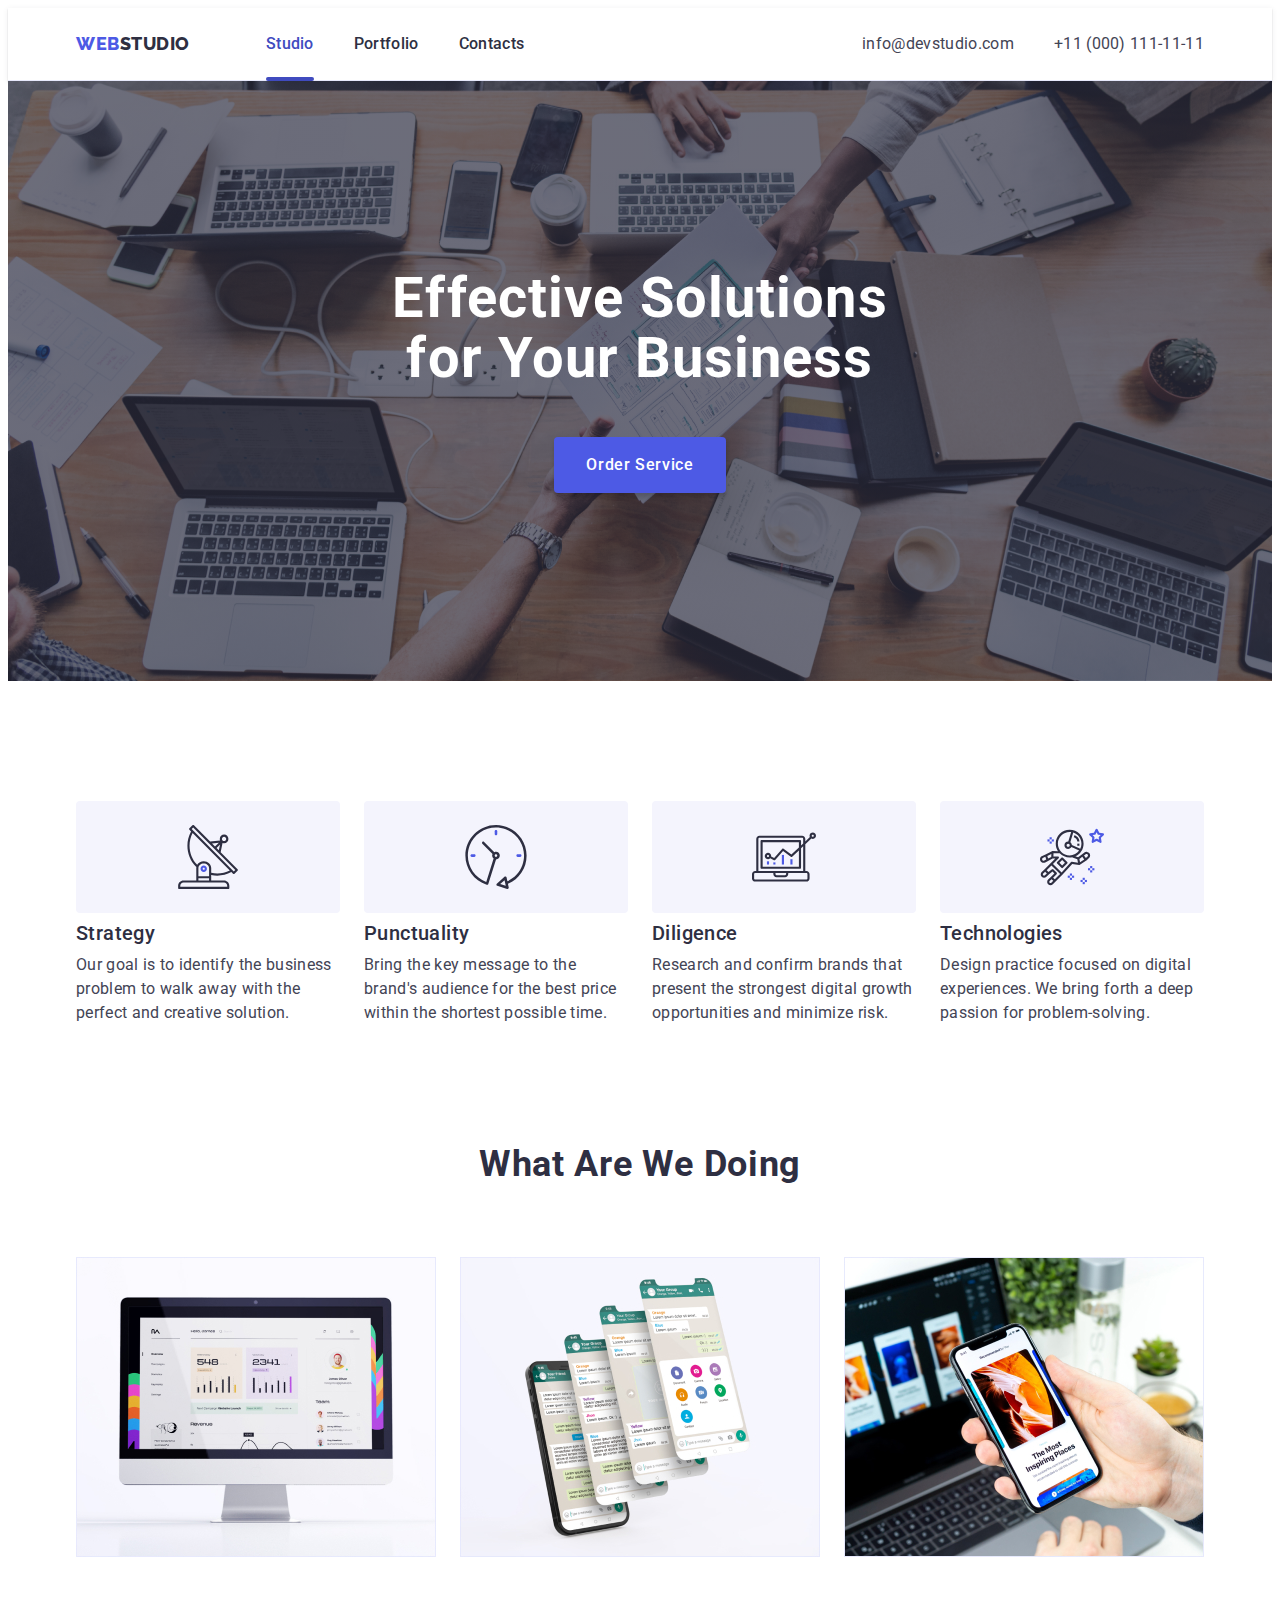
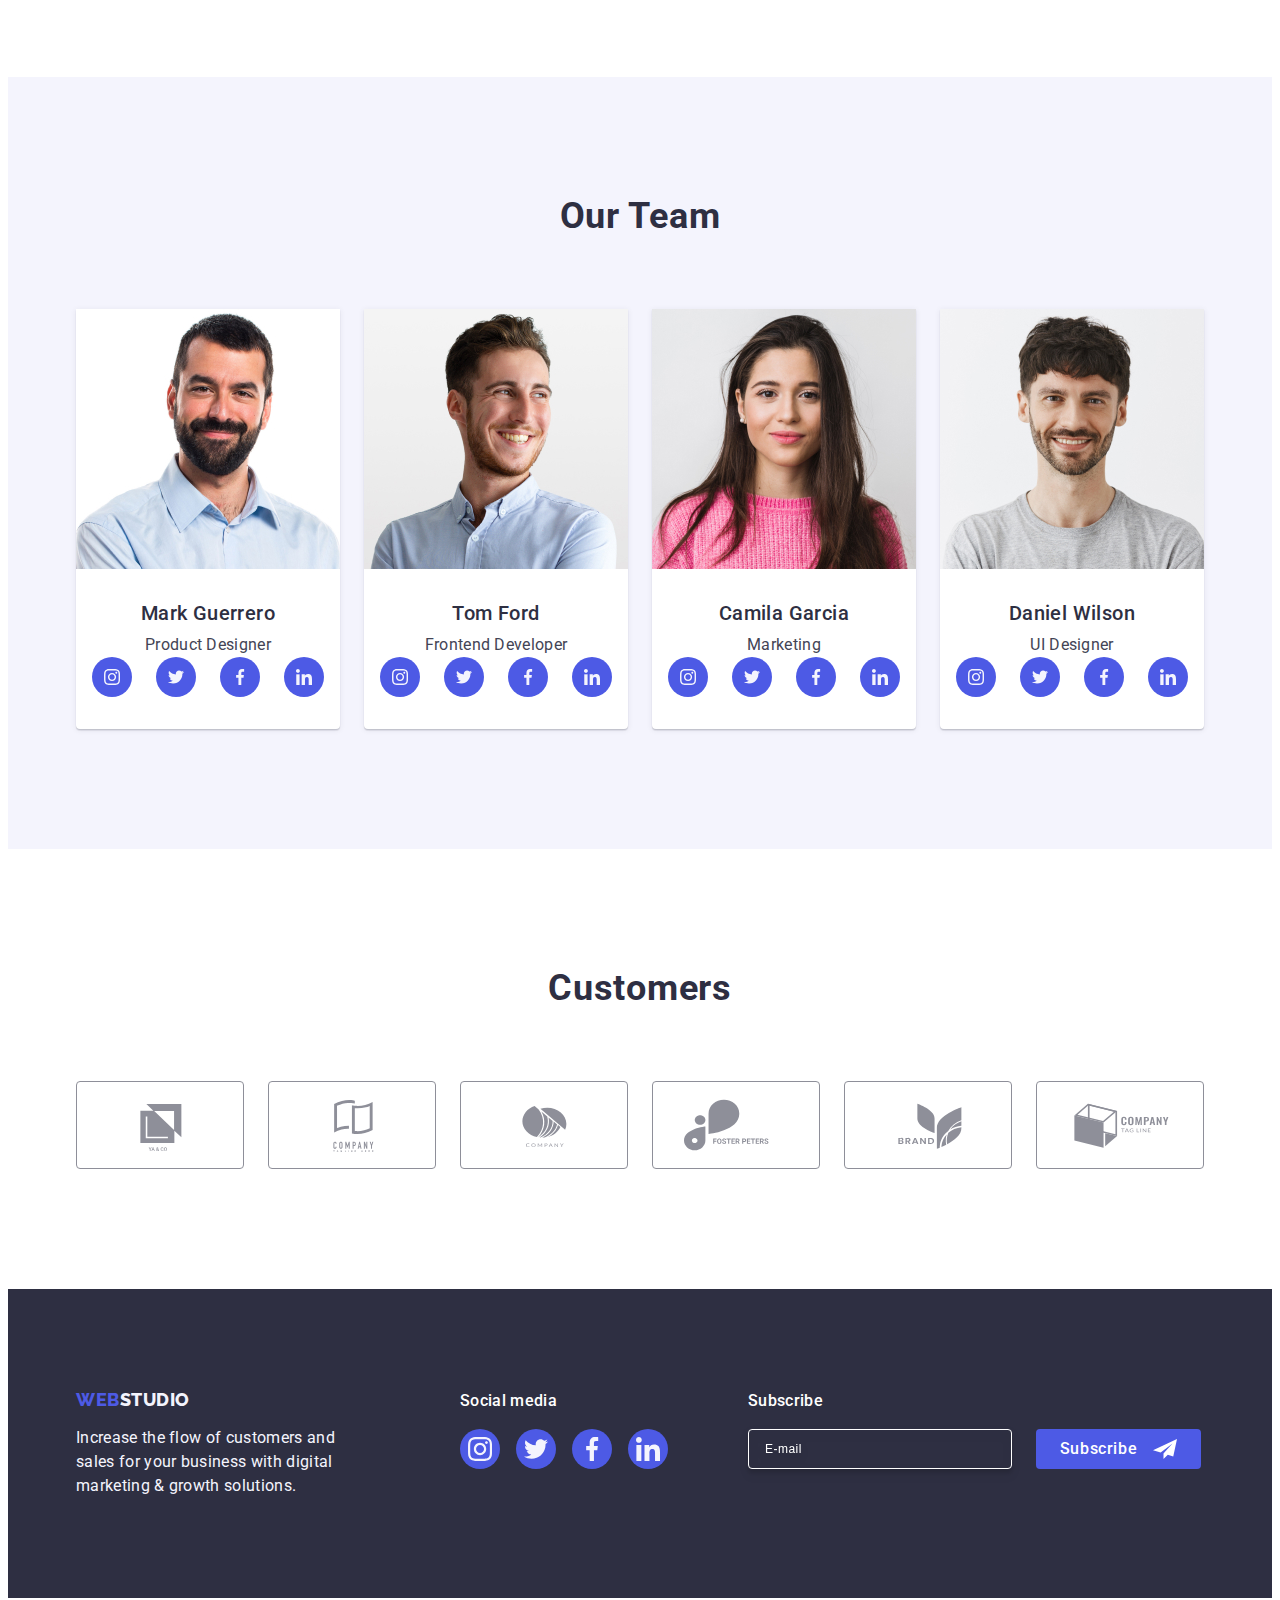
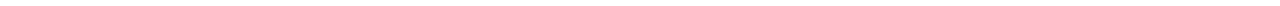
<file: index.html>
<!DOCTYPE html>
<html lang="en">
  <head>
    <meta charset="UTF-8" />
    <meta name="viewport" content="width=device-width, initial-scale=1.0" />

    <link
      rel="stylesheet"
      href="https://cdnjs.cloudflare.com/ajax/libs/modern-normalize/2.0.0/modern-normalize.min.css"
      integrity="sha512-4xo8blKMVCiXpTaLzQSLSw3KFOVPWhm/TRtuPVc4WG6kUgjH6J03IBuG7JZPkcWMxJ5huwaBpOpnwYElP/m6wg=="
      crossorigin="anonymous"
      referrerpolicy="no-referrer"
    />
    <link rel="stylesheet" href="./css/style.css" />
    <link
      href="https://fonts.googleapis.com/css2?family=Raleway:wght@800&family=Roboto:wght@400;500;700;900&display=swap"
      rel="stylesheet"
    />
    <link rel="preconnect" href="https://fonts.googleapis.com" />
    <link rel="preconnect" href="https://fonts.gstatic.com" crossorigin />

    <title>Web Studio</title>
  </head>

  <body>
    <!--HEADER-->

    <header class="header-style">
      <div class="container header-container">
        <nav class="nav-style">
          <a class="logo-font link logo-header" href="./index.html"
            >Web<span class="logo-right">Studio</span></a
          >

          <ul class="list style-menu">
            <li>
              <a class="header-link link line" href="./index.html">Studio</a>
            </li>
            <li>
              <a class="header-link link" href="./portfolio.html">Portfolio</a>
            </li>
            <li>
              <a class="header-link link" href="">Contacts</a>
            </li>
          </ul>
        </nav>

        <!--Address-->

        <address class="header-address">
          <ul class="list address-style">
            <li>
              <a
                class="header-address-link link"
                href="mailto:info@devstudio.com"
                >info@devstudio.com</a
              >
            </li>
            <li>
              <a class="header-address-link link" href="tel:+110001111111"
                >+11 (000) 111-11-11</a
              >
            </li>
          </ul>
        </address>
      </div>
    </header>

    <main>
      <!--big field -->
      <section class="group">
        <div class="container">
          <h1 class="group-title">Effective Solutions for Your Business</h1>
          <button class="group-button" type="button" data-modal-open>
            Order Service
          </button>
        </div>
      </section>

      <!--section-1-->
      <section class="offer-section">
        <div class="container">
          <h2 hidden class="section-tytle hidden">Some amaising headline</h2>

          <ul class="list offer-text">
            <li class="offer-promo">
              <div class="offer-icon">
                <svg width="64" height="64">
                  <use href="./images/icons.svg#icon-antenna-1"></use>
                </svg>
              </div>
              <h3 class="offer-tytle-box">Strategy</h3>
              <p class="offer-text-box">
                Our goal is to identify the business problem to walk away with
                the perfect and creative solution.
              </p>
            </li>
            <li class="offer-promo">
              <div class="offer-icon">
                <svg width="64" height="64">
                  <use href="./images/icons.svg#icon-clock-1"></use>
                </svg>
              </div>
              <h3 class="offer-tytle-box">Punctuality</h3>
              <p class="offer-text-box">
                Bring the key message to the brand's audience for the best price
                within the shortest possible time.
              </p>
            </li>
            <li class="offer-promo">
              <div class="offer-icon">
                <svg width="64" height="64">
                  <use href="./images/icons.svg#icon-diagram-1"></use>
                </svg>
              </div>
              <h3 class="offer-tytle-box">Diligence</h3>
              <p class="offer-text-box">
                Research and confirm brands that present the strongest digital
                growth opportunities and minimize risk.
              </p>
            </li>
            <li class="offer-promo">
              <div class="offer-icon">
                <svg width="64" height="64">
                  <use href="./images/icons.svg#icon-astronaut-1"></use>
                </svg>
              </div>
              <h3 class="offer-tytle-box">Technologies</h3>
              <p class="offer-text-box">
                Design practice focused on digital experiences. We bring forth a
                deep passion for problem-solving.
              </p>
            </li>
          </ul>
        </div>
      </section>

      <!--section 2-->
      <section class="box-section">
        <div class="container">
          <h2 class="section-tytle">What are we doing</h2>
          <ul class="list box-set">
            <li class="box-picture">
              <img
                src="./images/Rectangle_71.jpg"
                width="360"
                height="300"
                alt="monitor"
              />
            </li>
            <li class="box-picture">
              <img
                src="./images/Rectangle_71_1.jpg"
                width="360"
                height="300"
                alt="sellphone"
              />
            </li>
            <li class="box-picture">
              <img
                src="./images/Rectangle_71_2.jpg"
                width="360"
                height="300"
                alt="app"
              />
            </li>
          </ul>
        </div>
      </section>

      <section class="hero">
        <!--section 3-->
        <div class="container">
          <h2 class="section-tytle">Our Team</h2>
          <ul class="list hero-card-set">
            <li class="hero-style card-item">
              <img src="./images/hero_1.jpg" width="264" alt="Mark Guerrero" />
              <div class="hero-subtitle">
                <h3 class="hero-tytle">Mark Guerrero</h3>
                <p class="hero-text">Product Designer</p>
                <ul class="list hero-social-list">
                  <li class="hero-social-media">
                    <a class="hero-social-icon" href="">
                      <svg class="social-media-icon" width="16" height="16">
                        <use href="./images/icons.svg#icon-instagram-2"></use>
                      </svg>
                    </a>
                  </li>
                  <li class="hero-social-media">
                    <a class="hero-social-icon" href="">
                      <svg class="social-media-icon" width="16" height="16">
                        <use href="./images/icons.svg#icon-twitter-1"></use>
                      </svg>
                    </a>
                  </li>
                  <li class="hero-social-media">
                    <a class="hero-social-icon" href="">
                      <svg class="social-media-icon" width="16" height="16">
                        <use href="./images/icons.svg#icon-facebook-1"></use>
                      </svg>
                    </a>
                  </li>
                  <li class="hero-social-media">
                    <a class="hero-social-icon" href="">
                      <svg class="social-media-icon" width="16" height="16">
                        <use href="./images/icons.svg#icon-linkedin-1"></use>
                      </svg>
                    </a>
                  </li>
                </ul>
              </div>
            </li>

            <li class="hero-style card-item">
              <img src="./images/hero_2.jpg" width="264" alt="Tom Ford" />
              <div class="hero-subtitle">
                <h3 class="hero-tytle">Tom Ford</h3>
                <p class="hero-text">Frontend Developer</p>
                <ul class="list hero-social-list">
                  <li class="hero-social-media">
                    <a class="hero-social-icon" href="">
                      <svg class="social-media-icon" width="16" height="16">
                        <use href="./images/icons.svg#icon-instagram-2"></use>
                      </svg>
                    </a>
                  </li>
                  <li class="hero-social-media">
                    <a class="hero-social-icon" href="">
                      <svg class="social-media-icon" width="16" height="16">
                        <use href="./images/icons.svg#icon-twitter-1"></use>
                      </svg>
                    </a>
                  </li>
                  <li class="hero-social-media">
                    <a class="hero-social-icon" href="">
                      <svg class="social-media-icon" width="16" height="16">
                        <use href="./images/icons.svg#icon-facebook-1"></use>
                      </svg>
                    </a>
                  </li>
                  <li class="hero-social-media">
                    <a class="hero-social-icon" href="">
                      <svg class="social-media-icon" width="16" height="16">
                        <use href="./images/icons.svg#icon-linkedin-1"></use>
                      </svg>
                    </a>
                  </li>
                </ul>
              </div>
            </li>

            <li class="hero-style card-item">
              <img src="./images/hero_3.jpg" width="264" alt="Camila Garcia" />
              <div class="hero-subtitle">
                <h3 class="hero-tytle">Camila Garcia</h3>
                <p class="hero-text">Marketing</p>
                <ul class="list hero-social-list">
                  <li class="hero-social-media">
                    <a class="hero-social-icon" href="">
                      <svg class="social-media-icon" width="16" height="16">
                        <use href="./images/icons.svg#icon-instagram-2"></use>
                      </svg>
                    </a>
                  </li>
                  <li class="hero-social-media">
                    <a class="hero-social-icon" href="">
                      <svg class="social-media-icon" width="16" height="16">
                        <use href="./images/icons.svg#icon-twitter-1"></use>
                      </svg>
                    </a>
                  </li>
                  <li class="hero-social-media">
                    <a class="hero-social-icon" href="">
                      <svg class="social-media-icon" width="16" height="16">
                        <use href="./images/icons.svg#icon-facebook-1"></use>
                      </svg>
                    </a>
                  </li>
                  <li class="hero-social-media">
                    <a class="hero-social-icon" href="">
                      <svg class="social-media-icon" width="16" height="16">
                        <use href="./images/icons.svg#icon-linkedin-1"></use>
                      </svg>
                    </a>
                  </li>
                </ul>
              </div>
            </li>

            <li class="hero-style card-item">
              <img src="./images/hero_4.jpg" width="264" alt="Daniel Wilson" />
              <div class="hero-subtitle">
                <h3 class="hero-tytle">Daniel Wilson</h3>
                <p class="hero-text">UI Designer</p>
                <ul class="list hero-social-list">
                  <li class="hero-social-media">
                    <a class="hero-social-icon" href="">
                      <svg class="social-media-icon" width="16" height="16">
                        <use href="./images/icons.svg#icon-instagram-2"></use>
                      </svg>
                    </a>
                  </li>
                  <li class="hero-social-media">
                    <a class="hero-social-icon" href="">
                      <svg class="social-media-icon" width="16" height="16">
                        <use href="./images/icons.svg#icon-twitter-1"></use>
                      </svg>
                    </a>
                  </li>
                  <li class="hero-social-media">
                    <a class="hero-social-icon" href="">
                      <svg class="social-media-icon" width="16" height="16">
                        <use href="./images/icons.svg#icon-facebook-1"></use>
                      </svg>
                    </a>
                  </li>
                  <li class="hero-social-media">
                    <a class="hero-social-icon" href="">
                      <svg class="social-media-icon" width="16" height="16">
                        <use href="./images/icons.svg#icon-linkedin-1"></use>
                      </svg>
                    </a>
                  </li>
                </ul>
              </div>
            </li>
          </ul>
        </div>

        <!--CUSTOMERS-->
      </section>
      <section class="customer-section">
        <div class="container">
          <h2 class="customer-headline">Customers</h2>
          <ul class="list customer-list">
            <li class="customer-item">
              <a class="customer-link" href="">
                <svg class="customer-icon" width="104" height="56">
                  <use href="./images/icons.svg#icon-custom_1"></use>
                </svg>
              </a>
            </li>
            <li class="customer-item">
              <a class="customer-link" href="">
                <svg class="customer-icon" width="104" height="56">
                  <use href="./images/icons.svg#icon-custom_2"></use>
                </svg>
              </a>
            </li>
            <li class="customer-item">
              <a class="customer-link" href="">
                <svg class="customer-icon" width="104" height="56">
                  <use href="./images/icons.svg#icon-custom_3"></use>
                </svg>
              </a>
            </li>
            <li class="customer-item">
              <a class="customer-link" href="">
                <svg class="customer-icon" width="104" height="56">
                  <use href="./images/icons.svg#icon-custom_4"></use>
                </svg>
              </a>
            </li>
            <li class="customer-item">
              <a class="customer-link" href="">
                <svg class="customer-icon" width="104" height="56">
                  <use href="./images/icons.svg#icon-custom_5"></use>
                </svg>
              </a>
            </li>
            <li class="customer-item">
              <a class="customer-link" href="">
                <svg class="customer-icon" width="104" height="56">
                  <use href="./images/icons.svg#icon-custom_6"></use>
                </svg>
              </a>
            </li>
          </ul>
        </div>
      </section>
    </main>
    <!--Footer-->
    <footer class="footer-style">
      <div class="container footer-container">
        <div class="footer-logo-container">
          <a class="logo-font logo-footer link" href="./index.html"
            >Web<span class="logo-right-invert">Studio</span></a
          >
          <p class="footer-paragraph">
            Increase the flow of customers and sales for your business with
            digital marketing & growth solutions.
          </p>
        </div>
        <div>
          <p class="social-media-text">Social media</p>
          <ul class="list footer-social-box">
            <li class="footer-social-item">
              <a class="footer-social-icon" href="">
                <svg class="social-svg" width="24" height="24">
                  <use href="./images/icons.svg#icon-instagram-2"></use>
                </svg>
              </a>
            </li>
            <li class="footer-social-item">
              <a class="footer-social-icon" href="">
                <svg class="social-svg" width="24" height="24">
                  <use href="./images/icons.svg#icon-twitter-1"></use>
                </svg>
              </a>
            </li>
            <li class="footer-social-item">
              <a class="footer-social-icon" href="">
                <svg class="social-svg" width="24" height="24">
                  <use href="./images/icons.svg#icon-facebook-1"></use>
                </svg>
              </a>
            </li>
            <li class="footer-social-item">
              <a class="footer-social-icon" href="">
                <svg class="social-svg" width="24" height="24">
                  <use href="./images/icons.svg#icon-linkedin-1"></use>
                </svg>
              </a>
            </li>
          </ul>
        </div>

        <div class="foot-set">
          <p class="foot-text">Subscribe</p>
          <form class="foot-email">
            <label class="foot-label">
              <input
                class="foot-input"
                type="email"
                name="subscribe"
                placeholder="E-mail"
              />
            </label>
            <button class="foot-button" type="submit">
              Subscribe
              <svg class="foot-svg" width="24" height="24">
                <use href="./images/icons.svg#icon-icon-send"></use>
              </svg>
            </button>
          </form>
        </div>
      </div>
    </footer>

    <!--Modal window-->
    <div class="backdrop is-hidden" data-modal>
      <div class="modal">
        <button class="modal-button" type="button" data-modal-close>
          <svg class="modal-close" width="8" height="8">
            <use href="./images/icons.svg#icon-close-black-18dp"></use>
          </svg>
        </button>

        <p class="modal-head">Leave your contacts and we will call you back</p>
        <form class="request">
          <div class="modal-form">
            <label class="modal-label" for="user-name">Name</label>
            <div class="modal-input-box">
              <input
                class="modal-input"
                type="text"
                id="user-name"
                name="user-name"
              />
              <svg class="modal-icon" width="18" height="24">
                <use href="./images/icons.svg#icon-prson-black"></use>
              </svg>
            </div>
          </div>

          <div class="modal-form">
            <label class="modal-label" for="user-phone">Phone</label>
            <div class="modal-input-box">
              <input
                class="modal-input"
                type="text"
                id="user-phone"
                name="user-phone"
              />
              <svg class="modal-icon" width="18" height="24">
                <use href="./images/icons.svg#icon-phone-black"></use>
              </svg>
            </div>
          </div>

          <div class="modal-form">
            <label class="modal-label" for="user-email">Email</label>
            <div class="modal-input-box">
              <input
                class="modal-input"
                type="text"
                id="user-email"
                name="user-email"
              />
              <svg class="modal-icon" width="18" height="24">
                <use href="./images/icons.svg#icon-email-black"></use>
              </svg>
            </div>
          </div>

          <div class="modal-com-area">
            <label class="modal-label" for="user-comment">Comment</label>
            <textarea
              class="modal-textarea"
              id="user-comment"
              name="user-comment"
              placeholder="Text input"
            >
            </textarea>
          </div>

          <div class="modal-checkbox-set">
            <input
              class="modal-checkbox visually-hidden"
              id="user-privacy"
              type="checkbox"
              name="user-privacy"
              value="true"
            />
            <label class="modal-label modal-checkbox-text" for="user-privacy">
              <span class="modal-checkbox-icon">
                <svg class="check-icon" width="10" height="8">
                  <use href="./images/icons.svg#icon-check"></use>
                </svg>
              </span>
              I accept the terms and conditions of the
              <a class="modal-link" href="!">Privacy Policy</a>
            </label>
          </div>

          <button class="group-button" type="submit">Send</button>
        </form>
      </div>
    </div>
    <script src="./js/modal.js"></script>
  </body>
</html>
</file>
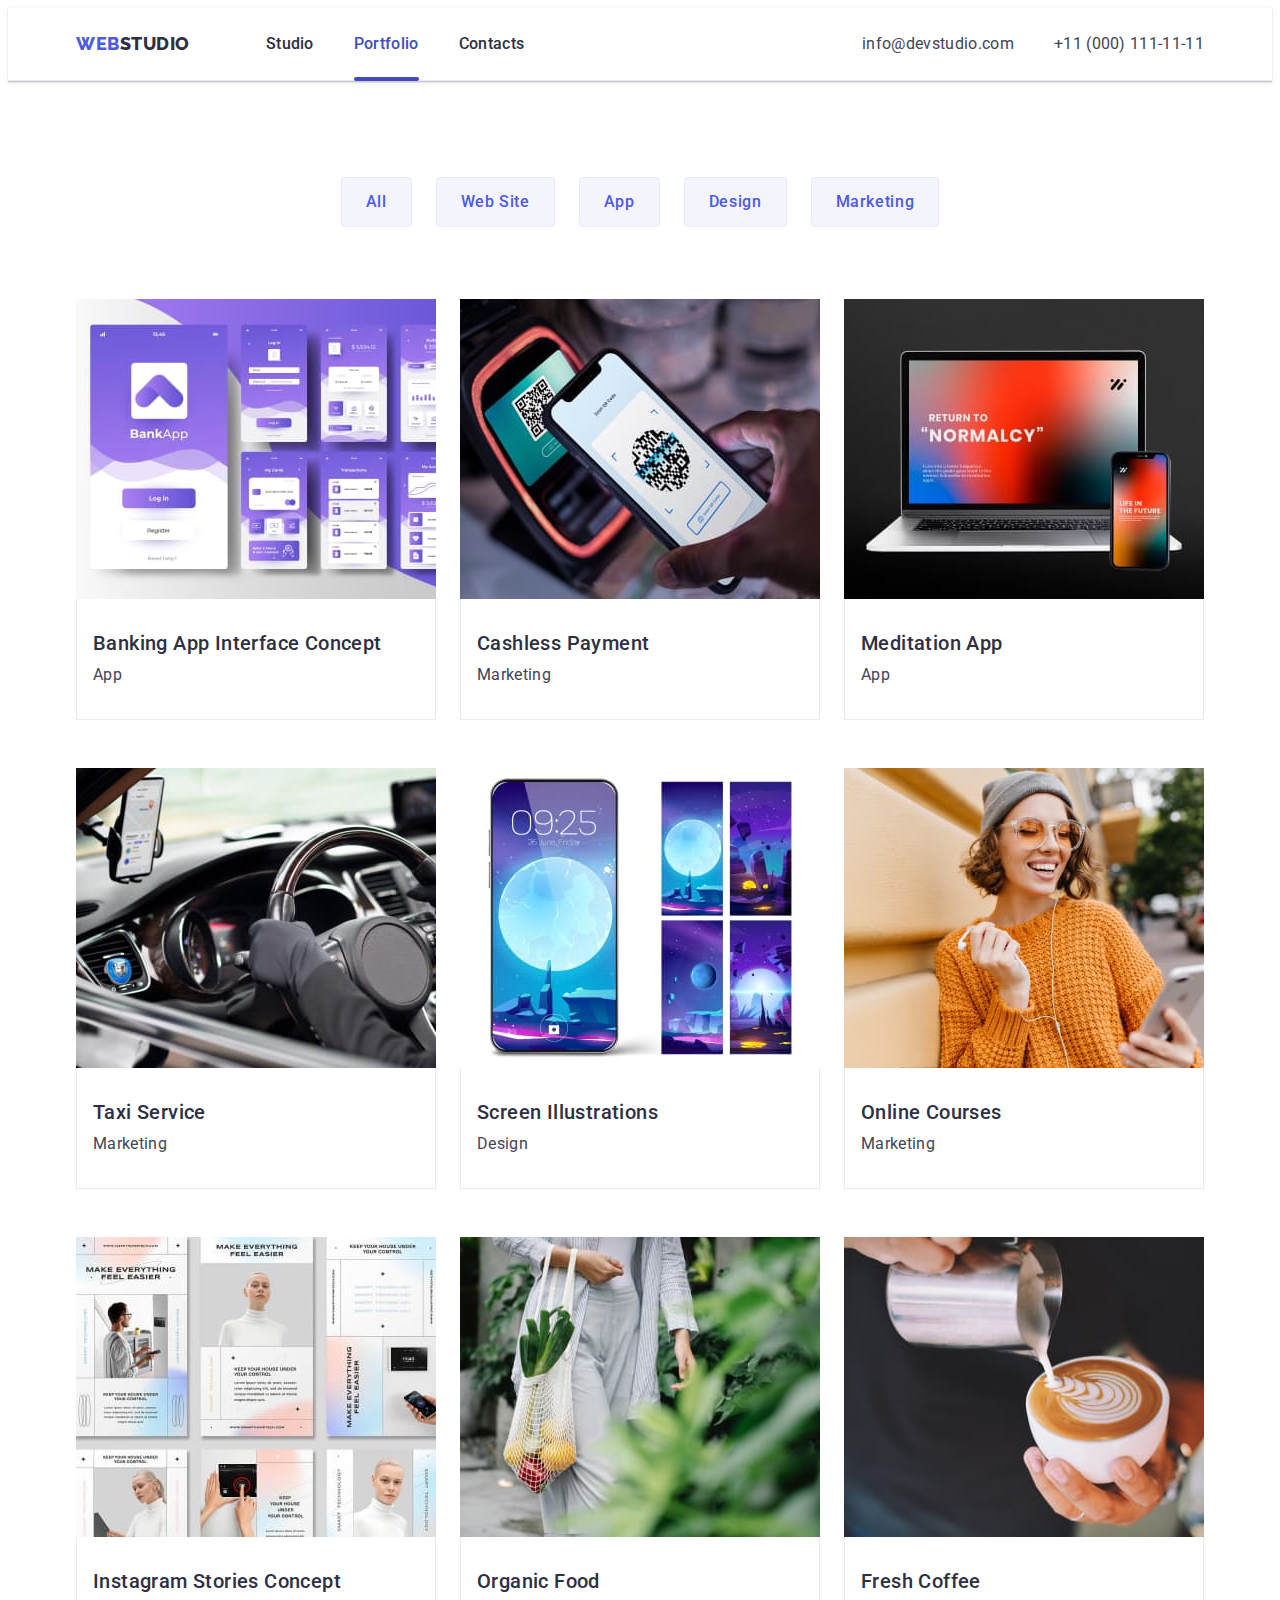
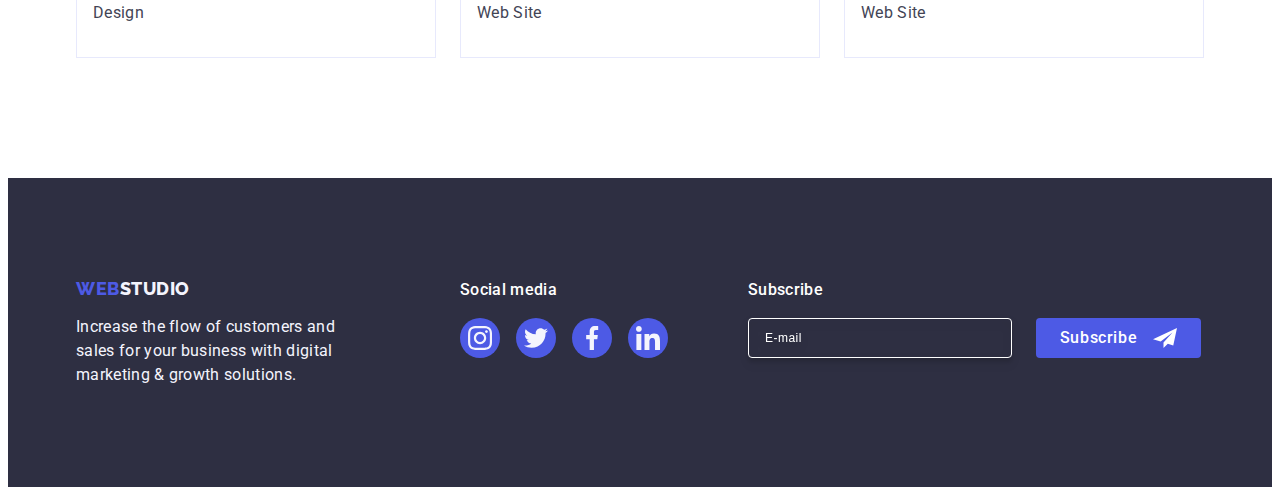
<file: portfolio.html>
<!DOCTYPE html>
<html lang="en">
  <head>
    <meta charset="UTF-8" />
    <meta name="viewport" content="width=device-width, initial-scale=1.0" />

    <link
      rel="stylesheet"
      href="https://cdnjs.cloudflare.com/ajax/libs/modern-normalize/2.0.0/modern-normalize.min.css"
      integrity="sha512-4xo8blKMVCiXpTaLzQSLSw3KFOVPWhm/TRtuPVc4WG6kUgjH6J03IBuG7JZPkcWMxJ5huwaBpOpnwYElP/m6wg=="
      crossorigin="anonymous"
      referrerpolicy="no-referrer"
    />
    <link rel="stylesheet" href="./css/style.css" />
    <link
      href="https://fonts.googleapis.com/css2?family=Raleway:wght@800&family=Roboto:wght@400;500;700;900&display=swap"
      rel="stylesheet"
    />
    <link rel="preconnect" href="https://fonts.googleapis.com" />
    <link rel="preconnect" href="https://fonts.gstatic.com" crossorigin />

    <title>Web Studio</title>
  </head>

  <body>
    <header class="header-style">
      <div class="container header-container">
        <nav class="nav-style">
          <a class="logo-font link logo-header" href="./index.html"
            >Web<span class="logo-right">Studio</span></a
          >

          <ul class="list style-menu">
            <li>
              <a class="header-link link" href="./index.html">Studio</a>
            </li>
            <li>
              <a class="header-link link line" href="./portfolio.html"
                >Portfolio</a
              >
            </li>
            <li>
              <a class="header-link link" href="">Contacts</a>
            </li>
          </ul>
        </nav>

        <!--Address-->

        <address class="header-address">
          <ul class="list address-style">
            <li>
              <a
                class="header-address-link link"
                href="mailto:info@devstudio.com"
                >info@devstudio.com</a
              >
            </li>
            <li>
              <a class="header-address-link link" href="tel:+110001111111"
                >+11 (000) 111-11-11</a
              >
            </li>
          </ul>
        </address>
      </div>
    </header>

    <main>
      <!--Buttons-->
      <section class="portfolio-section">
        <div class="container">
          <h1 class="hidden">HEADLINE</h1>
          <ul class="list portfolio-button">
            <li>
              <button class="portfolio-link-button" type="button">All</button>
            </li>
            <li>
              <button class="portfolio-link-button" type="button">
                Web Site
              </button>
            </li>
            <li>
              <button class="portfolio-link-button" type="button">App</button>
            </li>
            <li>
              <button class="portfolio-link-button" type="button">
                Design
              </button>
            </li>
            <li>
              <button class="portfolio-link-button" type="button">
                Marketing
              </button>
            </li>
          </ul>

          <!--CARDS-->
          <ul class="list portfolio-card-set">
            <li class="portfolio-box">
              <a class="link portfolio-link" href="">
                <div class="portfolio-image">
                  <img
                    src="./images/banking_app.jpg"
                    width="360"
                    height="300"
                    alt="Banking App Interface Concept"
                  />
                  <p class="overlay">
                    14 Stylish and User-Friendly App Design Concepts · Task
                    Manager App · Calorie Tracker App · Exotic Fruit Ecommerce
                    App · Cloud Storage App
                  </p>
                </div>

                <div class="portfolio-subtitle">
                  <h2 class="portfolio-tytle">Banking App Interface Concept</h2>
                  <p class="portfolio-text">App</p>
                </div>
              </a>
            </li>
            <li class="portfolio-box">
              <a class="link portfolio-link" href="">
                <div class="portfolio-image">
                  <img
                    src="./images/cashless_payment.jpg"
                    width="360"
                    height="300"
                    alt="Cashless Payment"
                  />
                  <p class="overlay">
                    14 Stylish and User-Friendly App Design Concepts · Task
                    Manager App · Calorie Tracker App · Exotic Fruit Ecommerce
                    App · Cloud Storage App
                  </p>
                </div>

                <div class="portfolio-subtitle">
                  <h2 class="portfolio-tytle">Cashless Payment</h2>
                  <p class="portfolio-text">Marketing</p>
                </div>
              </a>
            </li>
            <li class="portfolio-box">
              <a class="link portfolio-link" href="">
                <div class="portfolio-image">
                  <img
                    src="./images/meditation_app.jpg"
                    width="360"
                    height="300"
                    alt="Meditation App"
                  />
                  <p class="overlay">
                    14 Stylish and User-Friendly App Design Concepts · Task
                    Manager App · Calorie Tracker App · Exotic Fruit Ecommerce
                    App · Cloud Storage App
                  </p>
                </div>

                <div class="portfolio-subtitle">
                  <h2 class="portfolio-tytle">Meditation App</h2>
                  <p class="portfolio-text">App</p>
                </div>
              </a>
            </li>
            <li class="portfolio-box">
              <a class="link portfolio-link" href="">
                <div class="portfolio-image">
                  <img
                    src="./images/taxi_service.jpg"
                    width="360"
                    height="300"
                    alt="Taxi Service"
                  />
                  <p class="overlay">
                    14 Stylish and User-Friendly App Design Concepts · Task
                    Manager App · Calorie Tracker App · Exotic Fruit Ecommerce
                    App · Cloud Storage App
                  </p>
                </div>

                <div class="portfolio-subtitle">
                  <h2 class="portfolio-tytle">Taxi Service</h2>
                  <p class="portfolio-text">Marketing</p>
                </div>
              </a>
            </li>
            <li class="portfolio-box">
              <a class="link portfolio-link" href="">
                <div class="portfolio-image">
                  <img
                    src="./images/screen_illustr.jpg"
                    width="360"
                    height="300"
                    alt="Screen Illustrations"
                  />
                  <p class="overlay">
                    14 Stylish and User-Friendly App Design Concepts · Task
                    Manager App · Calorie Tracker App · Exotic Fruit Ecommerce
                    App · Cloud Storage App
                  </p>
                </div>

                <div class="portfolio-subtitle">
                  <h2 class="portfolio-tytle">Screen Illustrations</h2>
                  <p class="portfolio-text">Design</p>
                </div>
              </a>
            </li>
            <li class="portfolio-box">
              <a class="link portfolio-link" href="">
                <div class="portfolio-image">
                  <img
                    src="./images/online_courses.jpg"
                    width="360"
                    height="300"
                    alt="Online Courses"
                  />
                  <p class="overlay">
                    14 Stylish and User-Friendly App Design Concepts · Task
                    Manager App · Calorie Tracker App · Exotic Fruit Ecommerce
                    App · Cloud Storage App
                  </p>
                </div>

                <div class="portfolio-subtitle">
                  <h2 class="portfolio-tytle">Online Courses</h2>
                  <p class="portfolio-text">Marketing</p>
                </div>
              </a>
            </li>
            <li class="portfolio-box">
              <a class="link portfolio-link" href="">
                <div class="portfolio-image">
                  <img
                    src="./images/insta_stories.jpg"
                    width="360"
                    height="300"
                    alt="Instagram Stories Concept"
                  />
                  <p class="overlay">
                    14 Stylish and User-Friendly App Design Concepts · Task
                    Manager App · Calorie Tracker App · Exotic Fruit Ecommerce
                    App · Cloud Storage App
                  </p>
                </div>

                <div class="portfolio-subtitle">
                  <h2 class="portfolio-tytle">Instagram Stories Concept</h2>
                  <p class="portfolio-text">Design</p>
                </div>
              </a>
            </li>
            <li class="portfolio-box">
              <a class="link portfolio-link" href="">
                <div class="portfolio-image">
                  <img
                    src="./images/organic_food.jpg"
                    width="360"
                    height="300"
                    alt="Organic Food"
                  />
                  <p class="overlay">
                    14 Stylish and User-Friendly App Design Concepts · Task
                    Manager App · Calorie Tracker App · Exotic Fruit Ecommerce
                    App · Cloud Storage App
                  </p>
                </div>

                <div class="portfolio-subtitle">
                  <h2 class="portfolio-tytle">Organic Food</h2>
                  <p class="portfolio-text">Web Site</p>
                </div>
              </a>
            </li>
            <li class="portfolio-box">
              <a class="link portfolio-link" href="">
                <div class="portfolio-image">
                  <img
                    src="./images/coffee.jpg"
                    width="360"
                    height="300"
                    alt="Fresh Coffee"
                  />
                  <p class="overlay">
                    14 Stylish and User-Friendly App Design Concepts · Task
                    Manager App · Calorie Tracker App · Exotic Fruit Ecommerce
                    App · Cloud Storage App
                  </p>
                </div>

                <div class="portfolio-subtitle">
                  <h2 class="portfolio-tytle">Fresh Coffee</h2>
                  <p class="portfolio-text">Web Site</p>
                </div>
              </a>
            </li>
          </ul>
        </div>
      </section>
    </main>
    <!--Footer-->
    <footer class="footer-style">
      <div class="container footer-container">
        <div class="footer-logo-container">
          <a class="logo-font logo-footer link" href="./index.html"
            >Web<span class="logo-right-invert">Studio</span></a
          >
          <p class="footer-paragraph">
            Increase the flow of customers and sales for your business with
            digital marketing & growth solutions.
          </p>
        </div>
        <div>
          <p class="social-media-text">Social media</p>
          <ul class="list footer-social-box">
            <li class="footer-social-item">
              <a class="footer-social-icon" href="#">
                <svg class="social-svg" width="24" height="24">
                  <use href="./images/icons.svg#icon-instagram-2"></use>
                </svg>
              </a>
            </li>
            <li class="footer-social-item">
              <a class="footer-social-icon" href="#">
                <svg class="social-svg" width="24" height="24">
                  <use href="./images/icons.svg#icon-twitter-1"></use>
                </svg>
              </a>
            </li>
            <li class="footer-social-item">
              <a class="footer-social-icon" href="#">
                <svg class="social-svg" width="24" height="24">
                  <use href="./images/icons.svg#icon-facebook-1"></use>
                </svg>
              </a>
            </li>
            <li class="footer-social-item">
              <a class="footer-social-icon" href="#">
                <svg class="social-svg" width="24" height="24">
                  <use href="./images/icons.svg#icon-linkedin-1"></use>
                </svg>
              </a>
            </li>
          </ul>
        </div>
        <div class="foot-set">
          <p class="foot-text">Subscribe</p>
          <form class="foot-email">
            <label class="foot-label">
              <input
                class="foot-input"
                type="email"
                name="subscribe"
                placeholder="E-mail"
              />
            </label>
            <button class="foot-button" type="submit">
              Subscribe
              <svg class="foot-svg" width="24" height="24">
                <use href="./images/icons.svg#icon-icon-send"></use>
              </svg>
            </button>
          </form>
        </div>
      </div>
    </footer>
  </body>
</html>
</file>
<file: css/style.css>
:root {
  --color-primary-brand: #4d5ae5;
  --color-pressed-state: #404bbf;
  --color-dark: #2e2f42;
  --color-success: #31d0aa;
  --color-text: #434455;
  --color-subtle-text: #8e8f99;
  --color-accent: #e7e9fc;
  --color-light: #f4f4fd;
  --color-white-background: #ffffff;
  --color-modal-background: #fcfcfc;
}

*,
*::before,
*::after {
  box-sizing: border-box;
}

h1,
h2,
h3,
h4,
h5,
h6,
p,
ul,
ol {
  margin: 0;
}

.container {
  max-width: 1440px;
  margin: 0 auto;
  width: 1158px;
  padding-left: 15px;
  padding-right: 15px;
}

body {
  font-family: "Roboto", sans-serif;
  color: var(--color-text);
  background-color: var(--color-white-background);
}

img {
  display: block;
  max-width: 100%;
}

.link {
  text-decoration: none;
  padding-left: 0;
}

.list {
  list-style-type: none;
  padding-left: 0;
}
/*HEADER*/
.header-style {
  border-bottom: 1px solid var(--color-accent);
  box-shadow: 0px 2px 1px rgba(46, 47, 66, 0.08),
    0px 1px 1px rgba(46, 47, 66, 0.16), 0px 1px 6px rgba(46, 47, 66, 0.08);
}

.header-container {
  display: flex;
  justify-content: space-between;
}

.nav-style {
  display: flex;
  align-items: center;
}

.logo-font {
  font-family: "Raleway", sans-serif;
  font-size: 18px;
  font-style: normal;
  font-weight: 800;
  line-height: 1.17;
  letter-spacing: 0.03em;
  text-transform: uppercase;
  color: var(--color-primary-brand);
}

.logo-header {
  margin-right: 76px;
}

.logo-right {
  color: var(--color-dark);
}

.style-menu {
  display: flex;
  gap: 40px;
}

.header-link {
  color: var(--color-dark);
  font-size: 16px;
  font-style: normal;
  font-weight: 500;
  line-height: 1.5;
  letter-spacing: 0.02em;
  flex-wrap: wrap;
  display: flex;
  gap: 40px;
  justify-content: space-between;
  padding: 24px 0;
  transition: color 250ms cubic-bezier(0.4, 0, 0.2, 1);

}

.header-link:hover,
.header-link:focus {
  color: var(--color-pressed-state);
  text-decoration: none;
}

.header-address {
  font-style: normal;
  display: flex;
  gap: 40px;
}

.address-style {
  display: flex;
  gap: 40px;
}

.header-address-link {
  display: inline-block;
  color: var(--color-text);
  font-size: 16px;
  font-weight: 400;
  line-height: 1.5;
  letter-spacing: 0.32px;
  padding: 24px 0;
  transition: color 250ms cubic-bezier(0.4, 0, 0.2, 1);
}


.header-address-link:hover,
.header-address-link:focus {
  color: var(--color-pressed-state);
}

.line {
  position: relative;
  color: var(--color-pressed-state);
}

.line::after {
  background-color: #404bbf;
  height: 4px;
  width: 100%;
  border-radius: 2px;
  position: absolute;
  left: 0;
  bottom: -1px;
  content: '';
}

/*big field*/

.group {
  color: var(--color-white-background);
  background-color: var(--color-dark);
  padding: 188px 0;
  background-image: linear-gradient(rgba(46, 47, 66, 0.70),
      rgba(46, 47, 66, 0.70)),
    url(../images/people-office-1.jpg);
  background-repeat: no-repeat;
  background-size: cover;
  background-position: center;
  max-width: 1440px;
  margin: 0 auto;
}


.group-title {
  text-align: center;
  font-size: 56px;
  font-style: normal;
  font-weight: 700;
  line-height: 1.07;
  letter-spacing: 0.02em;
  max-width: 496px;
  margin: 0 auto 48px auto;
}

.group-button {
  display: block;
  color: var(--color-white-background);
  cursor: pointer;
  font-family: "Roboto", sans-serif;
  background: var(--color-primary-brand);
  font-weight: 500;
  font-size: 16px;
  line-height: 1.5;
  letter-spacing: 0.04em;
  padding: 16px 32px;
  border-radius: 4px;
  min-width: 169px;
  height: 56px;
  border: none;
  margin: 0 auto;
  box-shadow: 0px 4px 4px 0px rgba(0, 0, 0, 0.15);
  transition: background-color 250ms cubic-bezier(0.4, 0, 0.2, 1);
}

.group-button:hover,
.group-button:focus {
  background-color: var(--color-pressed-state);
}

/*section-1*/

.offer-section {
  padding: 120px 0;
}

.section-tytle {
  text-align: center;
  color: var(--color-dark);
  font-weight: 700;
  font-size: 36px;
  line-height: 1.11;
  letter-spacing: 0.02em;
  text-transform: capitalize;
  margin-bottom: 72px;
}

.offer-text {
  display: flex;
  flex-wrap: wrap;
  gap: 24px;
}

.offer-promo {
  flex-basis: calc((100% - 72px) / 4);
}

.offer-icon {
  display: flex;
  align-items: center;
  justify-content: center;
  height: 112px;
  background-color: var(--color-light);
  border-radius: 4px;
  margin-bottom: 8px;
}

.offer-tytle-box {
  color: var(--color-dark);
  font-size: 20px;
  font-weight: 500;
  line-height: 1.2;
  letter-spacing: 0.02em;
  margin-bottom: 8px;
}


.offer-text-box {
  color: var(--color-text);
  font-size: 16px;
  font-weight: 400;
  line-height: 1.5;
  letter-spacing: 0.02em;
}

/*section 2*/

.box-section {
  padding-bottom: 120px;
}

.box-set {
  display: flex;
  flex-wrap: wrap;
  gap: 24px;
  margin-top: 0;
  margin-bottom: 0;
}

.box-picture {
  flex-basis: calc((100% - 48px) / 3);
}

.box-section {
  padding-bottom: 120px;
}
/*section 3*/

.hero {
  background-color: var(--color-light);
  padding: 120px 0;
}

.hero-card-set {
  display: flex;
  flex-wrap: wrap;
  gap: 24px;
  margin-top: 0;
  margin-bottom: 0;
}

.hero-style {
  background-color: var(--color-white-background);
  border-radius: 0px 0px 4px 4px;
  box-shadow: 0px 2px 1px 0px rgba(46, 47, 66, 0.08),
    0px 1px 1px 0px rgba(46, 47, 66, 0.16),
    0px 1px 6px 0px rgba(46, 47, 66, 0.08);
}

.hero-subtitle {
  padding: 32px 0;
}

.hero-tytle {
  color: var(--color-dark);
  font-size: 20px;
  font-weight: 500;
  line-height: 1.2;
  letter-spacing: 0.02em;
  text-align: center;
  margin-bottom: 8px;
}

.hero-text {
  color: var(--color-text);
  font-size: 16px;
  font-weight: 400;
  line-height: 1.5;
  letter-spacing: 0.02em;
  text-align: center;
}

.hero-social-list {
  display: flex;
  flex-wrap: wrap;
  gap: 24px;
  justify-content: center;
}

.hero-social-media {
  height: 40px;
  width: 40px;
}

.hero-social-icon,
.footer-social-icon {
  width: 100%;
  height: 100%;
  background-color: var(--color-primary-brand);
  border-radius: 50%;
  display: flex;
  align-items: center;
  justify-content: center;
  transition: background-color 250ms cubic-bezier(0.4, 0, 0.2, 1);
}

.social-media-icon {
  fill: var(--color-light);
}

.card-item {
  flex-basis: calc((100% - 72px) / 4);
}

.hero-social-icon:hover,
.hero-social-icon:focus {
  background-color: var(--color-pressed-state);
}

 /*CUSTOMERS*/

.customer-section {
  padding: 120px 0;
}

.customer-headline {
  text-align: center;
  color: var(--color-dark);
  font-weight: 700;
  font-size: 36px;
  line-height: 1.11;
  letter-spacing: 0.02em;
  text-transform: capitalize;
  margin-bottom: 72px;
}

.customer-list {
  display: flex;
  flex-wrap: wrap;
  gap: 24px;
}

.customer-item {
  flex-basis: calc((100% - 120px) / 6);
  height: 88px;
}

.customer-link {
  width: 100%;
  height: 100%;
  border: 1px solid var(--color-subtle-text);
  border-radius: 4px;
  display: flex;
  align-items: center;
  justify-content: center;
  color: var(--color-subtle-text);
  transition: border-color 250ms cubic-bezier(0.4, 0, 0.2, 1),
    color 250ms cubic-bezier(0.4, 0, 0.2, 1);
}

.customer-link:hover,
.customer-link:focus {
  color: var(--color-pressed-state);
  border-color: #404bbf;
}

.customer-icon {
  fill: currentColor;
}

/*FOOTER*/

.footer-style {
  background-color: var(--color-dark);
  padding: 100px 0;
}

.footer-container {
  display: flex;
  justify-content: flex-start;
  align-items: baseline;
}

.footer-logo-container {
  align-items: baseline;
  margin-right: 120px;
}

.logo-footer {
  display: inline-block;
  margin-bottom: 16px;
}

.logo-right-invert {
  color: var(--color-light);
}

.footer-paragraph {
  color: var(--color-light);
  font-size: 16px;
  font-weight: 400;
  line-height: 1.5;
  letter-spacing: 0.02em;
  max-width: 264px;
}

.social-media-text {
  color: var(--color-white-background);
  font-size: 16px;
  font-style: normal;
  font-weight: 500;
  line-height: 1.5em;
  letter-spacing: 0.32px;
  margin-bottom: 16px;
}

.footer-social-box {
  display: flex;
  flex-wrap: wrap;
  gap: 16px;
}

.footer-social-item {
  height: 40px;
  width: 40px;
}

.footer-social-icon:hover,
.footer-social-icon:focus {
  background-color: var(--color-success);
  fill: var(--color-light);
}

.social-svg {
  fill: var(--color-light);
}

.foot-set {
  padding-left: 80px;

}

.foot-text {
  color: var(--white, #FFF);
  font-family: Roboto;
  font-size: 16px;
  font-style: normal;
  font-weight: 500;
  line-height: 24px;
  letter-spacing: 0.32px;
  margin-bottom: 16px;
}

.foot-email {
  display: flex;
  gap: 24px;
}

.foot-label {
  display: flex;
}

.foot-input {
  letter-spacing: 0.04em;
  line-height: 1.5;
  font-size: 12px;
  width: 264px;
  height: 40px;
  border: 1px solid var(--color-white-background);
  padding-left: 16px;
  color: var(--color-white-background);
  background-color: transparent;
  filter: drop-shadow(0px 4px 4px rgba(0, 0, 0, 0.15));
  border-radius: 4px;
  box-shadow: 0px 4px 4px 0px rgba(0, 0, 0, 0.15);
}

.foot-input::placeholder {
  color: var(--white, #FFF);
}

.foot-button {
  min-width: 165px;
  height: 40px;
  display: flex;
  justify-content: center;
  align-items: center;
  font-family: 'Roboto', sans-serif;
  font-weight: 500;
  font-size: 16px;
  line-height: 1.5;
  letter-spacing: 0.04em;
  color: var(--color-white-background);
  cursor: pointer;
  background: var(--color-primary-brand);
  border: none;
  border-radius: 4px;
}

.foot-button:hover,
.foot-button:focus {
  background-color: var(--color-pressed-state);
}

.foot-svg {
  fill: var(--color-white-background);
  margin-left: 16px;
}


 /*PORTFOLIO*/
.portfolio-tytle {
  color: var(--color-dark);
  font-size: 20px;
  font-weight: 500;
  line-height: 1.2;
  letter-spacing: 0.02em;
  text-transform: capitalize;
  margin-bottom: 8px;
}

.portfolio-text {
  color: var(--color-text);
  font-size: 16px;
  font-weight: 400;
  line-height: 1.5;
  letter-spacing: 0.02em;
}

.portfolio-link-button {
  font-family: inherit;
  color: var(--color-primary-brand);
  font-weight: 500;
  font-size: 16px;
  line-height: 1.5;
  letter-spacing: 0.04em;
  border: 1px solid var(--color-accent);
  background: var(--color-light);
  cursor: pointer;
  padding: 12px 24px;
  border-radius: 4px;
  transition: color 250ms cubic-bezier(0.4, 0, 0.2, 1),
    background-color 250ms cubic-bezier(0.4, 0, 0.2, 1),
    border-color 250ms cubic-bezier(0.4, 0, 0.2, 1),
    box-shadow 250ms cubic-bezier(0.4, 0, 0.2, 1);
}

.portfolio-link-button:hover,
.portfolio-link-button:focus {
  color: var(--color-white-background);
  background: var(--color-pressed-state);
  border: 1px solid transparent;
  box-shadow: 0px 3px 1px rgba(0, 0, 0, 0.1), 0px 2px 1px rgba(0, 0, 0, 0.08),
    0px 2px 2px rgba(0, 0, 0, 0.12);
}

.portfolio-card-set {
  display: flex;
  flex-wrap: wrap;
  column-gap: 24px;
  row-gap: 48px;
}

.portfolio-link {
  display: block;
  transition: box-shadow 250ms cubic-bezier(0.4, 0, 0.2, 1);
}

.portfolio-link:hover,
.portfolio-link:focus {
  box-shadow: 0px 1px 6px rgba(46, 47, 66, 0.08),
    0px 1px 1px rgba(46, 47, 66, 0.16), 0px 2px 1px rgba(46, 47, 66, 0.08);
  transform: translateY(0%);
}

.portfolio-image {
  position: relative;
  overflow: hidden;
}

.overlay {
  position: absolute;
  top: 0;
  font-size: 16px;
  line-height: 1.5;
  letter-spacing: 0.02em;
  color: var(--color-light);
  padding: 40px 32px;
  background-color: var(--color-primary-brand);
  height: 100%;
  width: 100%;
  transform: translateY(100%);
  transition: transform 250ms cubic-bezier(0.4, 0, 0.2, 1);
}

.portfolio-link:hover .overlay {
  transform: translateY(0%);
}

.portfolio-link:focus .overlay {
  transform: translateY(0%);
}



.portfolio-box {
  flex-basis: calc((100% - 48px) / 3);
}

.portfolio-subtitle {
  border: 1px solid var(--color-accent);
  padding: 32px 16px;
  border-top: none;
}

.portfolio-section {
  padding: 96px 0 120px 0;
}

.portfolio-button {
  display: flex;
  justify-content: center;
  gap: 24px;
  margin-bottom: 72px;
}

.hidden {
  position: absolute;
  width: 1px;
  height: 1px;
  margin: -1px;
  border: 0;
  padding: 0;
  white-space: nowrap;
  clip-path: inset(100%);
  clip: rect(0 0 0 0);
  overflow: hidden;

}
                      /*MODAL*/
.backdrop {
  position: fixed;
  top: 0;
  left: 0;
  width: 100%;
  height: 100%;
  background-color: rgba(46, 47, 66, 0.4);
  transition: opacity 250ms cubic-bezier(0.4, 0, 0.2, 1),
    visibility 250ms cubic-bezier(0.4, 0, 0.2, 1);
}

.backdrop.is-hidden {
  opacity: 0;
  pointer-events: none;
  visibility: hidden;

}

.modal {
  position: absolute;
  top: 50%;
  left: 50%;
  transform: translate(-50%, -50%);
  width: 408px;
  min-height: 584px;
  background: var(--color-modal-background);
  box-shadow: 0px 1px 1px rgba(0, 0, 0, 0.14), 0px 1px 3px rgba(0, 0, 0, 0.12),
    0px 2px 1px rgba(0, 0, 0, 0.2);
  border-radius: 4px;
  transition: transform 250ms cubic-bezier(0.4, 0, 0.2, 1);
  padding: 72px 24px 24px 24px;
}

.backdrop.is-hidden.modal {
  transform: translateX(-50%) translateY(70%);
  opacity: 0;
}

.modal-button {
  position: absolute;
  top: 24px;
  right: 24px;
  width: 24px;
  height: 24px;
  border-radius: 50%;
  display: flex;
  align-items: center;
  justify-content: center;
  background-color: var(--color-accent);
  border: 1px solid rgba(0, 0, 0, 0.1);
  padding: 0;
  cursor: pointer;
  transition: background-color 250ms cubic-bezier(0.4, 0, 0.2, 1),
    border 250ms cubic-bezier(0.4, 0, 0.2, 1);
  fill: var(--color-dark);
  
}

.modal-button:hover,
.modal-button:focus {
  background-color: var(--color-pressed-state);
  border: none;
}

.modal-close {
transition: fill 250ms cubic-bezier(0.4, 0, 0.2, 1);
}

.modal-button:hover .modal-close,
.modal-button:focus .modal-close {
  fill: var(--color-white-background);
}

.modal-head {
  font-weight: 500;
  text-align: center;
  margin-bottom: 16px;
  color: var(--color-dark);
  line-height: 1.5;
  letter-spacing: 0.02em;
}

.modal-form {
  margin-bottom: 8px;
}

.modal-label {
  color: var(--color-subtle-text);
  font-size: 12px;
  line-height: 1.17;
  letter-spacing: 0.04em;
  margin-bottom: 4px;
  display: block;
}

.modal-input-box {
  position: relative;
}

.modal-input {
  fill: var(--color-dark);
  height: 40px;
  width: 100%;
  padding-left: 38px;
  background-color: transparent;
  outline: transparent;
  border-radius: 4px;
  border: 1px solid rgba(46, 47, 66, 0.4);
  transition: border-color 250ms cubic-bezier(0.4, 0, 0.2, 1);
}

.modal-input:focus {
  outline: transparent;
  border-color: var(--color-primary-brand);
  padding-left: 38px;
}

.modal-icon {
  position: absolute;
  top: 50%;
  left: 16px;
  transform: translateY(-50%);
  transition: fill 250ms cubic-bezier(0.4, 0, 0.2, 1);
  fill: var(--color-dark);
}

.modal-icon:hover,
.modal-icon:focus {
  fill: var(--color-primary-brand);
}

.modal-input:focus + .modal-icon {
  fill: var(--color-primary-brand);
}

.modal-com-area {
  margin-bottom: 16px;
}

.modal-textarea {
  resize: none;
  height: 120px;
  width: 100%;
  outline: transparent;
  border-radius: 4px;
  border: 1px solid rgba(46, 47, 66, 0.4);
  padding: 8px 16px;
  font-size: 12px;
  line-height: 1.17;
  letter-spacing: 0.04em;
  color: rgba(46, 47, 66, 0.4);
  background-color: transparent;
  transition: border-color 250ms cubic-bezier(0.4, 0, 0.2, 1);
}

.modal-textarea:focus {
  outline: transparent;
  border-color: var(--color-primary-brand);
}

.modal-checkbox-set {
  margin-bottom: 24px;
}

.modal-checkbox-text {
  display: flex;
  align-items: center;
  display: block;
}

.modal-checkbox-icon {
  fill: transparent;
  display: inline-flex;
  justify-content: center;
  align-items: center;
  width: 16px;
  height: 16px;
  border: 1px solid rgba(46, 47, 66, 0.4);
  border-radius: 2px;
  margin-right: 8px;
  transition: background-color 250ms cubic-bezier(0.4, 0, 0.2, 1),
    border 250ms cubic-bezier(0.4, 0, 0.2, 1),
    fill 250ms cubic-bezier(0.4, 0, 0.2, 1);
}

.check-icon {
  width: 16px;
  height: 16px;
}

.modal-checkbox.visually-hidden {
    position: absolute;
    width: 1px;
    height: 1px;
    padding: 0;
    margin: -1px;
    overflow: hidden;
    border: 0;
}

input[type="checkbox"]:checked + .modal-checkbox-text > .modal-checkbox-icon {
  background-color: var(--color-pressed-state);
  fill: var(--color-light);
  border: none;
}

.modal-link {
  color: var(--color-primary-brand);
}
</file>
